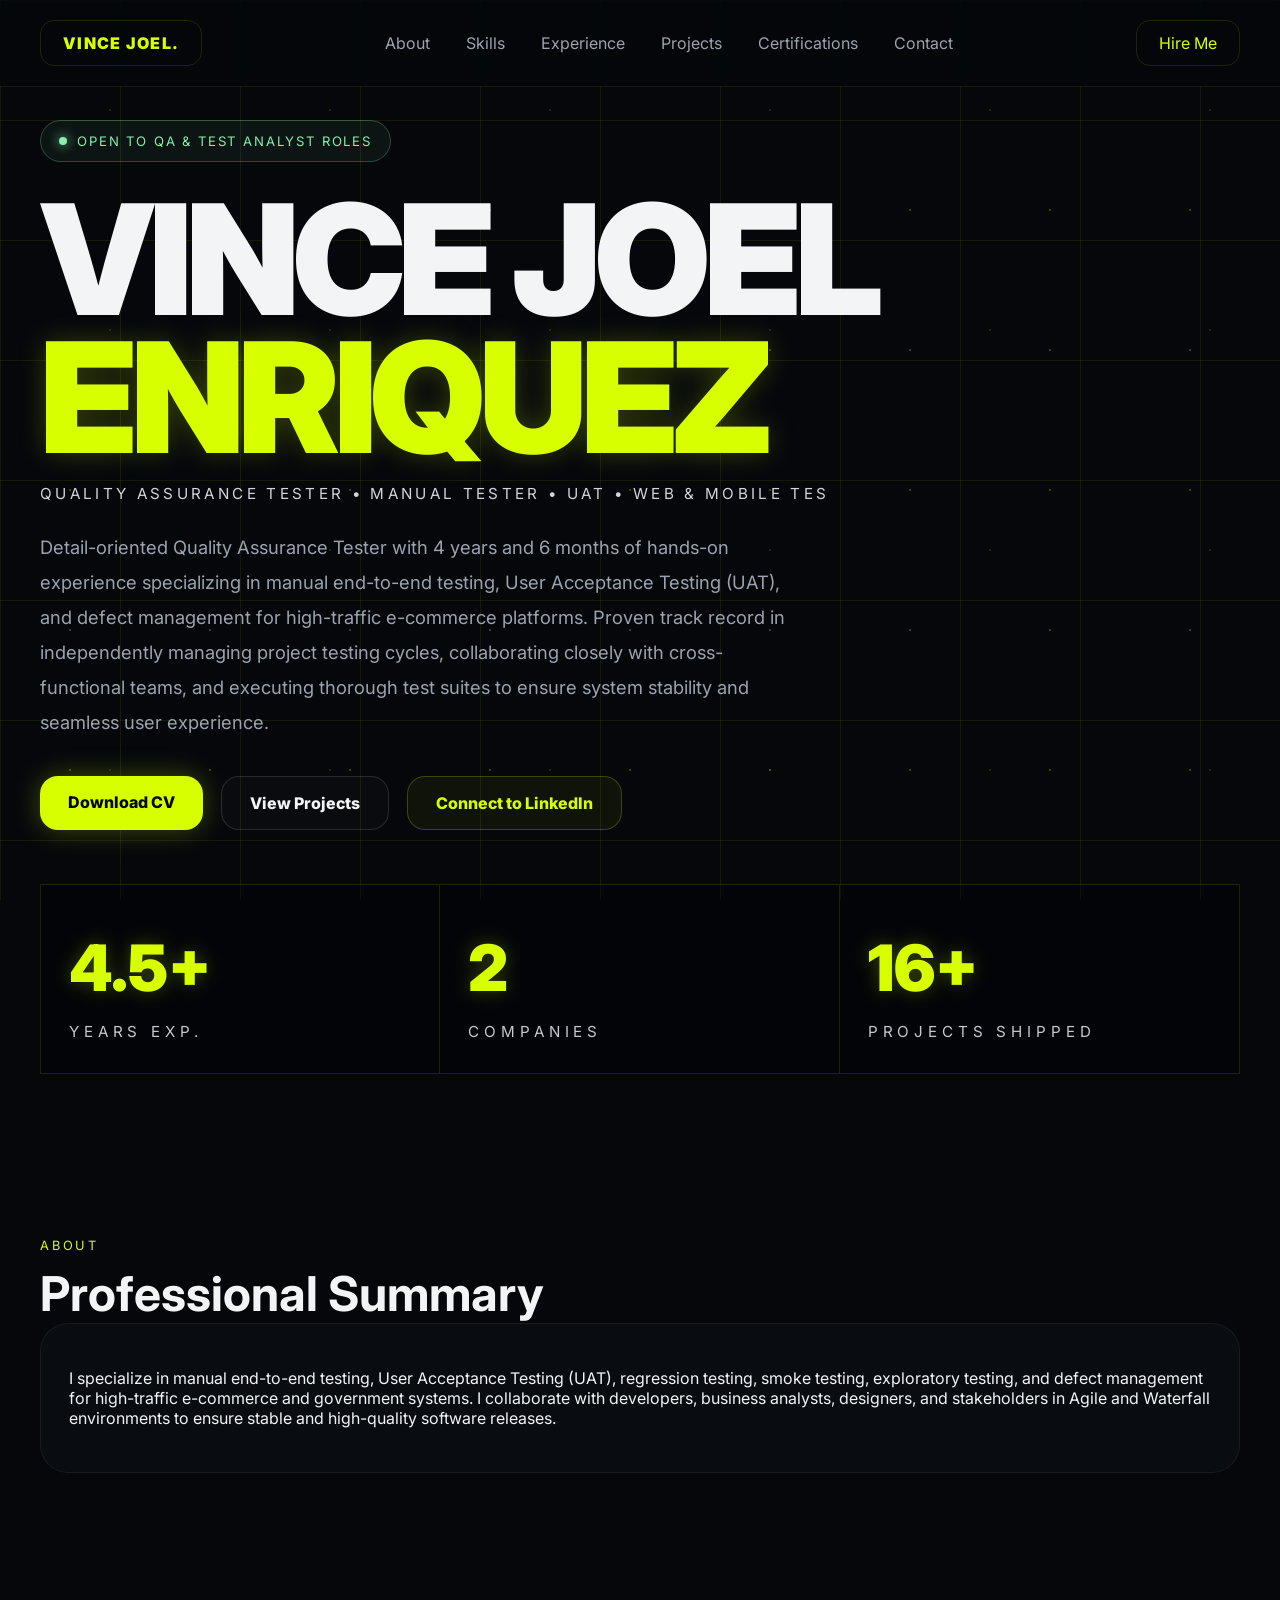
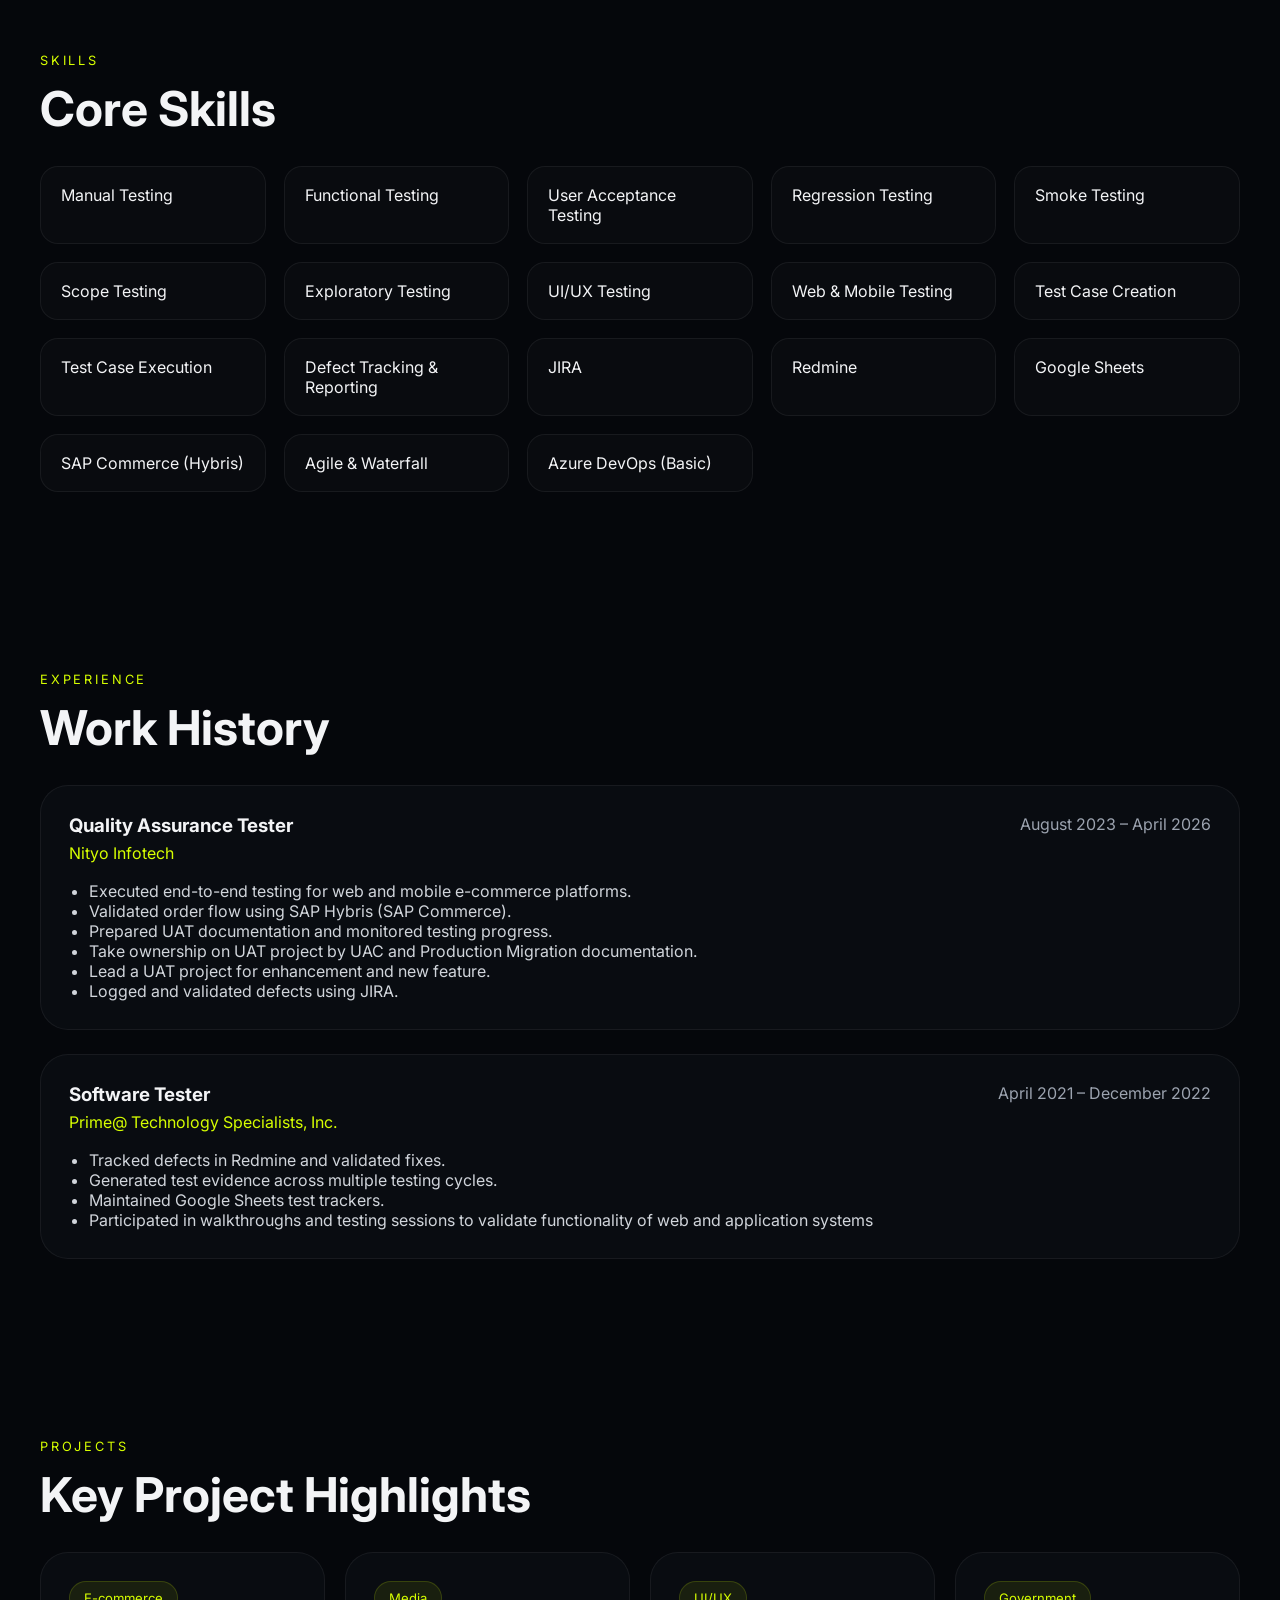
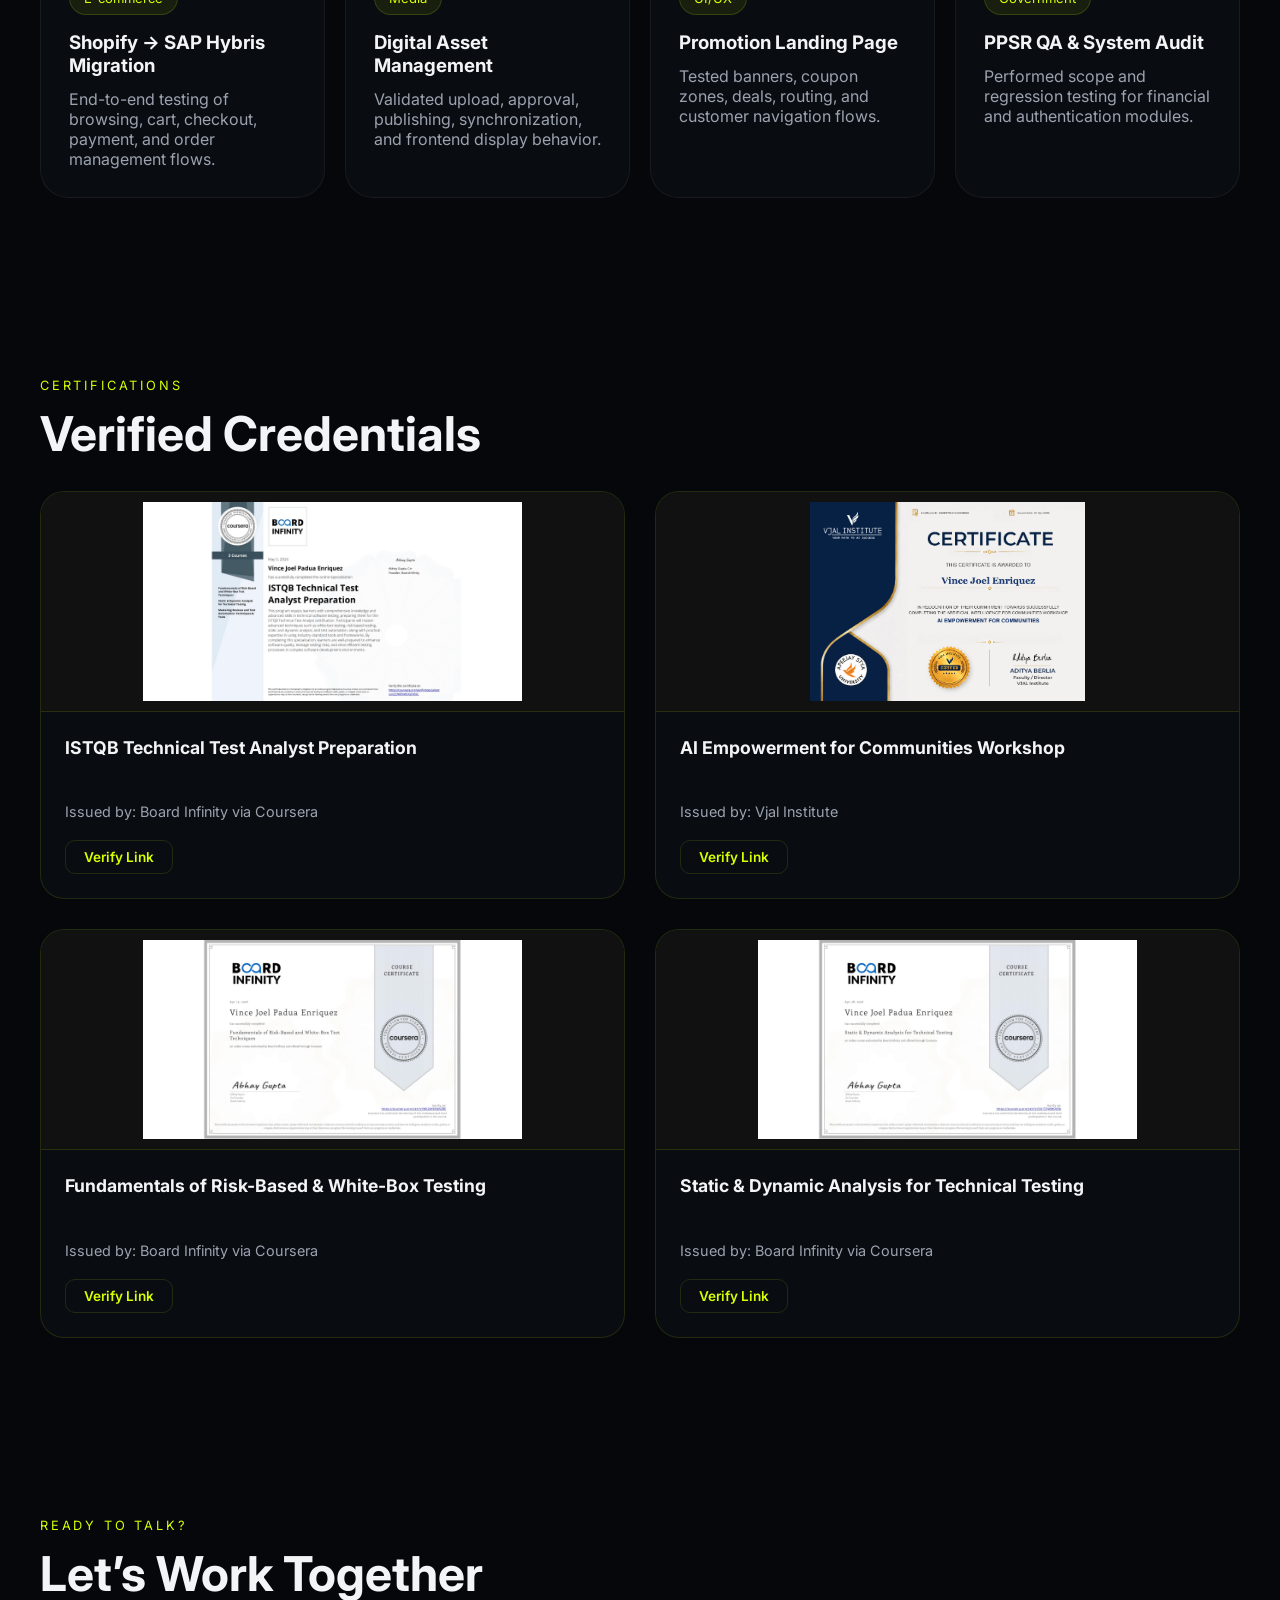
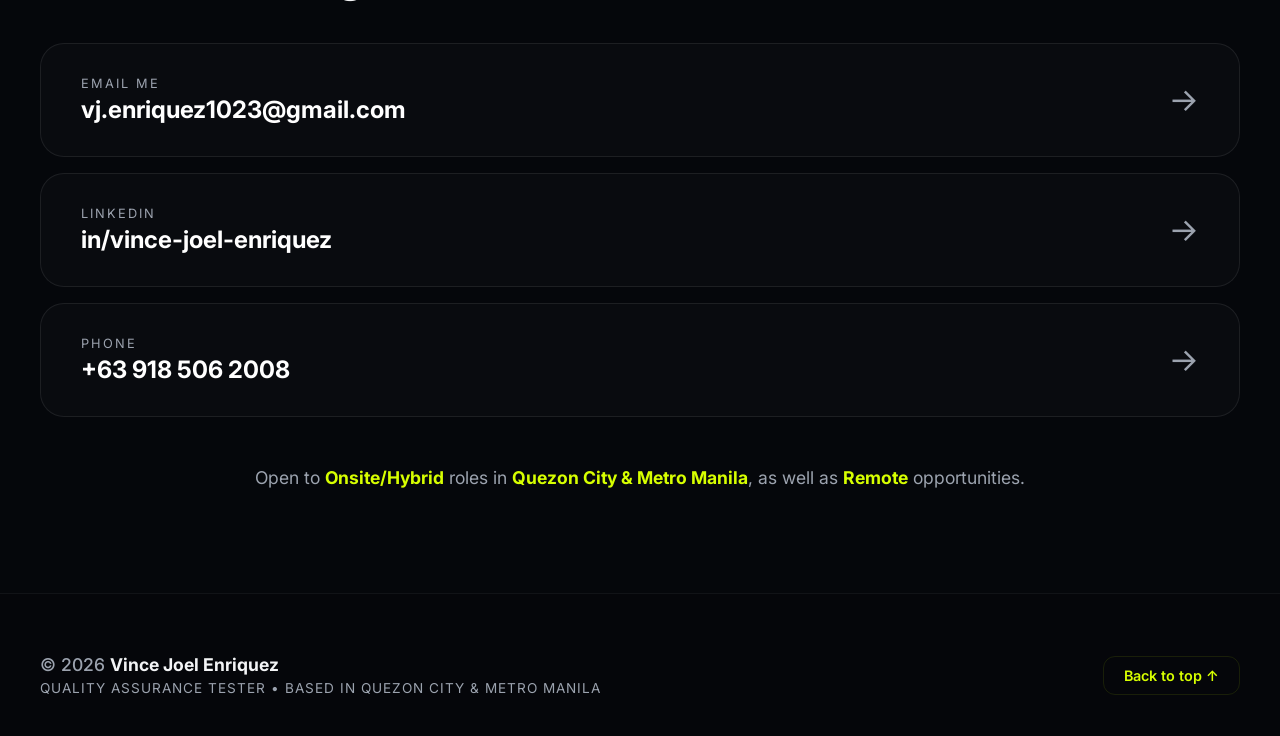
<file: index.html>
<!DOCTYPE html>
<html lang="en">
<head>
  <meta charset="UTF-8">
  <meta name="viewport" content="width=device-width, initial-scale=1.0">
  <title>Vince Joel Enriquez | QA Portfolio</title>
  <link rel="preconnect" href="https://fonts.googleapis.com">
  <link rel="preconnect" href="https://fonts.gstatic.com" crossorigin>
  <link href="https://fonts.googleapis.com/css2?family=Inter:wght@400;500;600;700;800;900&display=swap" rel="stylesheet">
  <link rel="stylesheet" href="style.css">
</head>
<body>
  <div class="grid"></div>
  <div class="particles"></div>

  <header class="header">
    <div class="container nav">
      <a href="#" class="logo">VINCE JOEL.</a>

      <nav>
        <a href="#about">About</a>
        <a href="#skills">Skills</a>
        <a href="#experience">Experience</a>
        <a href="#projects">Projects</a>
        <a href="#certifications">Certifications</a>
        <a href="#contact">Contact</a>
      </nav>

      <a class="hire-btn" href="mailto:vj.enriquez1023@gmail.com" target="_blank">Hire Me</a>
    </div>
  </header>

  <main>
    <section class="hero">
      <div class="container hero-content">
        <div class="status reveal">
          <span class="dot"></span>
          OPEN TO QA & TEST ANALYST ROLES
        </div>

        <h1 class="name reveal">
          VINCE JOEL<br><span>ENRIQUEZ</span>
        </h1>

        <p class="role reveal" id="typing"></p>

        <p class="description reveal">
          Detail-oriented Quality Assurance Tester with 
          4 years and 6 months of hands-on experience specializing in manual end-to-end testing, 
          User Acceptance Testing (UAT), and defect management for high-traffic e-commerce
          platforms. Proven track record in independently managing project testing cycles, 
          collaborating closely with cross-functional teams, and executing thorough test suites to ensure system stability 
          and seamless user experience.
        </p>

        <div class="hero-actions reveal">
          <a class="btn primary" href="Vince_Joel_Enriquez_CV_Updated.pdf" download>Download CV</a>
          <a class="btn secondary" href="#projects">View Projects</a>
          <a class="btn linkedin" href="https://www.linkedin.com/in/vince-joel-enriquez-78a0052a8/" target="_blank">Connect to LinkedIn</a>
        </div>

        <div class="stats reveal">
          <div class="stat-card">
            <div class="stat-number" data-target="4.5">0</div>
            <div class="stat-label">YEARS EXP.</div>
          </div>

          <div class="stat-card">
            <div class="stat-number" data-target="2">0</div>
            <div class="stat-label">COMPANIES</div>
          </div>

          <div class="stat-card">
            <div class="stat-number">16+</div>
            <div class="stat-label">PROJECTS SHIPPED</div>
          </div>
        </div>
      </div>
    </section>

    <section id="about" class="section container reveal">
      <div class="section-title">
        <span>ABOUT</span>
        <h2>Professional Summary</h2>
      </div>

      <div class="card">
        <p>
          I specialize in manual end-to-end testing, User Acceptance Testing (UAT), regression testing,
          smoke testing, exploratory testing, and defect management for high-traffic e-commerce and government systems.
          I collaborate with developers, business analysts, designers, and stakeholders in Agile and Waterfall environments
          to ensure stable and high-quality software releases.
        </p>
      </div>
    </section>

    <section id="skills" class="section container reveal">
      <div class="section-title">
        <span>SKILLS</span>
        <h2>Core Skills</h2>
      </div>

      <div class="skills-grid">
        <div class="skill">Manual Testing</div>
        <div class="skill">Functional Testing</div>
        <div class="skill">User Acceptance Testing</div>
        <div class="skill">Regression Testing</div>
        <div class="skill">Smoke Testing</div>
        <div class="skill">Scope Testing</div>
        <div class="skill">Exploratory Testing</div>
        <div class="skill">UI/UX Testing</div>
        <div class="skill">Web & Mobile Testing</div>
        <div class="skill">Test Case Creation</div>
        <div class="skill">Test Case Execution</div>
        <div class="skill">Defect Tracking & Reporting</div>
        <div class="skill">JIRA</div>
        <div class="skill">Redmine</div>
        <div class="skill">Google Sheets</div>
        <div class="skill">SAP Commerce (Hybris)</div>
        <div class="skill">Agile & Waterfall</div>
        <div class="skill">Azure DevOps (Basic)</div>
      </div>
    </section>

    <section id="experience" class="section container reveal">
      <div class="section-title">
        <span>EXPERIENCE</span>
        <h2>Work History</h2>
      </div>

      <div class="timeline">
        <div class="timeline-item card">
          <div class="timeline-head">
            <div>
              <h3>Quality Assurance Tester</h3>
              <p>Nityo Infotech</p>
            </div>
            <span>August 2023 – April 2026</span>
          </div>

          <ul>
            <li>Executed end-to-end testing for web and mobile e-commerce platforms.</li>
            <li>Validated order flow using SAP Hybris (SAP Commerce).</li>
            <li>Prepared UAT documentation and monitored testing progress.</li>
            <li>Take ownership on UAT project by UAC and Production Migration documentation.</li>
            <li>Lead a UAT project for enhancement and new feature.</li>
            <li>Logged and validated defects using JIRA.</li>
          </ul>
        </div>

        <div class="timeline-item card">
          <div class="timeline-head">
            <div>
              <h3>Software Tester</h3>
              <p>Prime@ Technology Specialists, Inc.</p>
            </div>
            <span>April 2021 – December 2022</span>
          </div>

          <ul>
            <li>Tracked defects in Redmine and validated fixes.</li>
            <li>Generated test evidence across multiple testing cycles.</li>
            <li>Maintained Google Sheets test trackers.</li>
            <li>Participated in walkthroughs and testing sessions to validate functionality of web and application systems</li>
          </ul>
        </div>
      </div>
    </section>

    <section id="projects" class="section container reveal">
      <div class="section-title">
        <span>PROJECTS</span>
        <h2>Key Project Highlights</h2>
      </div>

      <div class="projects-grid">
        <div class="project card">
          <span class="tag">E-commerce</span>
          <h3>Shopify → SAP Hybris Migration</h3>
          <p>End-to-end testing of browsing, cart, checkout, payment, and order management flows.</p>
        </div>

        <div class="project card">
          <span class="tag">Media</span>
          <h3>Digital Asset Management</h3>
          <p>Validated upload, approval, publishing, synchronization, and frontend display behavior.</p>
        </div>

        <div class="project card">
          <span class="tag">UI/UX</span>
          <h3>Promotion Landing Page</h3>
          <p>Tested banners, coupon zones, deals, routing, and customer navigation flows.</p>
        </div>

        <div class="project card">
          <span class="tag">Government</span>
          <h3>PPSR QA & System Audit</h3>
          <p>Performed scope and regression testing for financial and authentication modules.</p>
        </div>
      </div>
    </section>

    <section id="certifications" class="section container reveal">
  <div class="section-title">
    <span>CERTIFICATIONS</span>
    <h2>Verified Credentials</h2>
  </div>

  <!-- Isang main grid lang dapat para sa lahat ng cards -->
  <div class="cert-grid">
    
    <!-- Certificate 1: Specialization -->
    <div class="cert-card">
      <div class="cert-img-container">
        <img src="ZQWPXWQGHHXC.jpeg" alt="ISTQB Specialization">
      </div>
      <div class="cert-info">
        <h3>ISTQB Technical Test Analyst Preparation</h3>
        <p>Issued by: Board Infinity via Coursera</p>
        <a href="https://www.coursera.org/account/accomplishments/specialization/ZQWPXWQGHHXC" target="_blank" class="verify-btn">Verify Link</a>
      </div>
    </div>

    <!-- Certificate 2: AI Workshop -->
    <div class="cert-card">
      <div class="cert-img-container">
        <img src="6528479624262649535.png" alt="AI Workshop">
      </div>
      <div class="cert-info">
        <h3>AI Empowerment for Communities Workshop</h3>
        <p>Issued by: Vjal Institute</p>
        <a href="https://cert.vjal.ai/certificate/?uid=6528479624262649535" target="_blank" class="verify-btn">Verify Link</a>
      </div>
    </div>

    <!-- Certificate 3: Risk-Based Testing -->
    <div class="cert-card">
      <div class="cert-img-container">
        <img src="WK2AY6KM5ZBE.jpeg" alt="Risk-Based Testing">
      </div>
      <div class="cert-info">
        <h3>Fundamentals of Risk-Based & White-Box Testing</h3>
        <p>Issued by: Board Infinity via Coursera</p>
        <a href="https://www.coursera.org/account/accomplishments/verify/WK2AY6KM5ZBE" target="_blank" class="verify-btn">Verify Link</a>
      </div>
    </div>

    <!-- Certificate 4: Static & Dynamic Analysis -->
    <div class="cert-card">
      <div class="cert-img-container">
        <img src="OX1TQJAWQAYA.jpeg" alt="Static & Dynamic Analysis">
      </div>
      <div class="cert-info">
        <h3>Static & Dynamic Analysis for Technical Testing</h3>
        <p>Issued by: Board Infinity via Coursera</p>
        <a href="https://www.coursera.org/account/accomplishments/verify/OX1TQJAWQAYA" target="_blank" class="verify-btn">Verify Link</a>
      </div>
    </div>

  </div> <!-- End of cert-grid -->
</section>

    <section id="contact" class="section container reveal">
  <div class="section-title">
    <span>READY TO TALK?</span>
    <h2>Let’s Work Together</h2>
  </div>

  <div class="contact-grid-modern">
    <!-- Email -->
    <a href="mailto:vj.enriquez1023@gmail.com" class="contact-box">
      <div class="contact-box-content">
        <span class="contact-label">Email Me</span>
        <span class="contact-value">vj.enriquez1023@gmail.com</span>
      </div>
      <div class="contact-arrow">→</div>
    </a>

    <!-- LinkedIn -->
    <a href="https://www.linkedin.com/in/vince-joel-enriquez-78a0052a8/" target="_blank" class="contact-box">
      <div class="contact-box-content">
        <span class="contact-label">LinkedIn</span>
        <span class="contact-value">in/vince-joel-enriquez</span>
      </div>
      <div class="contact-arrow">→</div>
    </a>

    <!-- Phone -->
    <a href="tel:+639185062008" class="contact-box">
      <div class="contact-box-content">
        <span class="contact-label">Phone</span>
        <span class="contact-value">+63 918 506 2008</span>
      </div>
      <div class="contact-arrow">→</div>
    </a>
  </div>

  <!-- Final Statement -->
  <div class="contact-footer-text">
    <p>
     Open to <strong>Onsite/Hybrid</strong> roles in <strong>Quezon City & Metro Manila</strong>, 
    as well as <strong>Remote</strong> opportunities.
    </p>
  </div>
</section>
  </main>

  <footer class="footer">
  <div class="container footer-content">
    <div class="footer-left">
      <p class="copyright">© 2026 <span>Vince Joel Enriquez</span></p>
      <p class="footer-subtext">Quality Assurance Tester • Based in Quezon City & Metro Manila</p>
    </div>
    
    <div class="footer-right">
      <a href="#" class="back-to-top">Back to top ↑</a>
    </div>
  </div>
</footer>

  <script src="script.js"></script>
</body>
</html>
</file>
<file: style.css>
:root{
  --bg:#05070b;
  --panel:#0b0f14;
  --line:rgba(215,255,0,.12);
  --text:#f3f4f6;
  --muted:#9ca3af;
  --accent:#d7ff00;
  --accent-glow:rgba(215,255,0,.35);
}

*{box-sizing:border-box}
html{scroll-behavior:smooth}

body{
  margin:0;
  font-family:Inter,system-ui,sans-serif;
  background:var(--bg);
  color:var(--text);
  overflow-x:hidden;
}

.grid{
  position:fixed;
  inset:0;
  background-image:
    linear-gradient(rgba(215,255,0,.08) 1px, transparent 1px),
    linear-gradient(90deg, rgba(215,255,0,.08) 1px, transparent 1px);
  background-size:120px 120px;
  z-index:-3;
}

.particles::before,
.particles::after{
  content:"";
  position:fixed;
  inset:0;
  background-image:radial-gradient(var(--accent) 1px, transparent 1px);
  background-size:140px 140px;
  opacity:.25;
  animation:float 20s linear infinite;
  z-index:-2;
}

.particles::after{
  background-size:220px 220px;
  opacity:.12;
  animation-duration:32s;
}

@keyframes float{
  from{transform:translateY(0)}
  to{transform:translateY(-120px)}
}

.container{width:min(1200px, calc(100% - 48px));margin:0 auto}

.header{
  position:fixed;top:0;width:100%;z-index:20;
  backdrop-filter:blur(10px);
  background:rgba(5,7,11,.75);
  border-bottom:1px solid rgba(215,255,0,.08);
}

.nav{display:flex;align-items:center;justify-content:space-between;padding:20px 0}

.logo {
  
  color: var(--accent);
  font-weight: 900;
  letter-spacing: .08em;
  text-transform: uppercase;
  
 
  display: inline-block;
  padding: 12px 22px;
  border: 1px solid var(--line);
  border-radius: 14px;
  text-decoration: none;
  transition: .25s ease;
}


.logo:hover {
  box-shadow: 0 0 24px var(--accent-glow);
  color: var(--accent);
}

nav{display:flex;gap:36px}

nav a{color:var(--muted);text-decoration:none;transition:.25s ease}

nav a:hover{color:var(--text)}

.hire-btn{
  padding:12px 22px;border:1px solid var(--line);
  border-radius:14px;color:var(--accent);
  text-decoration:none;transition:.25s ease;
}

.hire-btn:hover{box-shadow:0 0 24px var(--accent-glow)}

.hero{
  min-height:100vh;display:flex;align-items:center;
  padding:120px 0 72px;
}

.status{
  display:inline-flex;align-items:center;gap:10px;
  padding:12px 18px;border:1px solid rgba(134,239,172,.25);
  border-radius:999px;color:#86efac;letter-spacing:.14em;
  font-size:.82rem;background:rgba(134,239,172,.06);
}

.dot{
  width:8px;height:8px;border-radius:50%;
  background:#86efac;box-shadow:0 0 12px #86efac;
}

.name{
  margin:28px 0 18px;
  font-size:clamp(4rem,12vw,10rem);
  line-height:.9;letter-spacing:-.04em;
  font-weight:900;
}

.name span{
  color:var(--accent);
  text-shadow:0 0 28px rgba(215,255,0,.22);
}

.role{
  color:#d1d5db;letter-spacing:.22em;
  text-transform:uppercase;font-size:.95rem;
  margin-bottom:22px;min-height:24px;
}

.description{
  max-width:760px;color:var(--muted);
  font-size:1.15rem;line-height:1.9;
}

.hero-actions{
  display:flex;gap:18px;margin:36px 0 54px;flex-wrap:wrap;
}

.btn{
  padding:16px 28px;border-radius:18px;
  text-decoration:none;font-weight:800;
  transition:.25s ease;
}

.btn.primary{
  background:var(--accent);color:#05070b;
  box-shadow:0 0 28px rgba(215,255,0,.28);
}

.btn.primary:hover{transform:translateY(-3px)}

.btn.secondary{
  border:1px solid rgba(255,255,255,.12);
  color:var(--text);background:rgba(255,255,255,.02);
}

.btn.linkedin{
  border:1px solid rgba(215,255,0,.22);
  color:var(--accent);background:rgba(215,255,0,.05);
}

.stats{
  display:grid;grid-template-columns:repeat(3,1fr);
  border:1px solid var(--line);
  background:rgba(0,0,0,.35);overflow:hidden;
}

.stat-card{
  padding:44px 28px 32px;
  border-right:1px solid var(--line);
}

.stat-card:last-child{border-right:none}

.stat-number{
  font-size:4rem;font-weight:900;
  color:var(--accent);margin-bottom:16px;
  text-shadow:0 0 18px rgba(215,255,0,.25);
}

.stat-label{
  color:#c4c8d0;letter-spacing:.32em;
  text-transform:uppercase;font-size:.95rem;
}

.section{padding:88px 0}

.section-title span{
  color:var(--accent);letter-spacing:.22em;
  font-size:.8rem;text-transform:uppercase;
}

.section-title h2{
  font-size:clamp(2rem,4vw,3rem);
  margin:10px 0 0;
}

.card{
  background:rgba(11,15,20,.75);
  border:1px solid rgba(255,255,255,.06);
  border-radius:28px;padding:28px;
  transition:.3s ease;
}

.card:hover{
  transform:translateY(-6px);
  border-color:rgba(215,255,0,.18);
  box-shadow:0 0 36px rgba(215,255,0,.08);
}

.skills-grid{
  display:grid;grid-template-columns:repeat(auto-fit,minmax(220px,1fr));
  gap:18px;margin-top:28px;
}

.skill{
  padding:18px 20px;border-radius:18px;
  background:rgba(255,255,255,.02);
  border:1px solid rgba(255,255,255,.06);
  transition:.25s ease;
}

.skill:hover{
  color:var(--accent);
  border-color:rgba(215,255,0,.2);
}

.timeline{
  display:grid;gap:24px;margin-top:28px;
}

.timeline-head{
  display:flex;justify-content:space-between;
  gap:16px;flex-wrap:wrap;margin-bottom:18px;
}

.timeline-head h3{margin:0 0 6px}

.timeline-head p{margin:0;color:var(--accent)}

.timeline-head span{color:var(--muted)}

.timeline ul{
  margin:0;padding-left:20px;color:#d1d5db;
}

.projects-grid{
  display:grid;grid-template-columns:repeat(auto-fit,minmax(260px,1fr));
  gap:20px;margin-top:28px;
}

.tag{
  display:inline-block;padding:8px 14px;border-radius:999px;
  background:rgba(215,255,0,.08);
  border:1px solid rgba(215,255,0,.16);
  color:var(--accent);font-size:.82rem;margin-bottom:16px;
}

.project h3{margin:0 0 12px}

.project p{margin:0;color:var(--muted)}

.contact-grid-modern {
  display: grid;
  gap: 16px;
  margin-top: 40px;
}

.contact-box {
  display: flex;
  justify-content: space-between;
  align-items: center;
  padding: 32px 40px;
  background: rgba(255, 255, 255, 0.02);
  border: 1px solid rgba(255, 255, 255, 0.08);
  border-radius: 24px;
  text-decoration: none;
  transition: all 0.4s cubic-bezier(0.4, 0, 0.2, 1);
}

.contact-box-content {
  display: flex;
  flex-direction: column;
  gap: 4px;
}

.contact-label {
  font-size: 0.8rem;
  text-transform: uppercase;
  letter-spacing: 2px;
  color: var(--muted);
}

.contact-value {
  font-size: 1.5rem;
  font-weight: 700;
  color: #fff;
  transition: 0.3s;
}

.contact-arrow {
  font-size: 2rem;
  color: var(--muted);
  transition: 0.4s;
  transform: translateX(0);
}

/* Hover Effects */
.contact-box:hover {
  background: rgba(215, 255, 0, 0.03);
  border-color: var(--accent);
  transform: scale(1.01);
  box-shadow: 0 20px 40px rgba(0,0,0,0.3);
}

.contact-box:hover .contact-value {
  color: var(--accent);
  text-shadow: 0 0 15px var(--accent-glow);
}

.contact-box:hover .contact-arrow {
  color: var(--accent);
  transform: translateX(10px);
}

.contact-footer-text {
  margin-top: 50px;
  text-align: center;
  color: var(--muted);
  font-size: 1.1rem;
}

.contact-footer-text strong {
  color: var(--accent);
}


.footer {
  padding: 60px 0 40px;
  border-top: 1px solid rgba(255, 255, 255, 0.05);
  background: rgba(5, 7, 11, 0.8);
}

.footer-content {
  display: flex;
  justify-content: space-between;
  align-items: center;
  gap: 20px;
}

.copyright {
  font-size: 1.1rem;
  font-weight: 500;
  margin: 0;
  color: var(--muted);
}

.copyright span {
  color: var(--text);
  font-weight: 700;
}

.footer-subtext {
  font-size: 0.85rem;
  color: var(--muted);
  margin: 5px 0 0;
  letter-spacing: 1px;
  text-transform: uppercase;
}

.back-to-top {
  color: var(--accent);
  text-decoration: none;
  font-size: 0.9rem;
  font-weight: 600;
  transition: 0.3s;
  padding: 10px 20px;
  border: 1px solid rgba(215, 255, 0, 0.1);
  border-radius: 12px;
}

.back-to-top:hover {
  background: rgba(215, 255, 0, 0.05);
  box-shadow: 0 0 20px var(--accent-glow);
  transform: translateY(-3px);
}


.reveal{
  opacity:0;transform:translateY(28px);
  transition:all .8s ease;
}

.reveal.active{
  opacity:1;transform:translateY(0);
}

.cert-grid {
  display: grid;
  /* Ito ang mag-fo-force sa kanya na maging 2 columns lang sa desktop */
  grid-template-columns: repeat(2, 1fr); 
  gap: 30px;
  margin-top: 28px;
}

.cert-card {
  background: rgba(11, 15, 20, 0.75);
  border: 1px solid var(--line);
  border-radius: 24px;
  overflow: hidden;
  transition: .3s ease;
}

.cert-img-container {
  width: 100%;
  height: 220px; /* Dagdagan natin konti ang height */
  overflow: hidden;
  border-bottom: 1px solid var(--line);
  background: #111; /* Para may placeholder habang naglo-load */
}

.cert-img-container img {
  width: 100%;
  height: 100%;
  object-fit: contain; /* Pinalitan ko ng 'contain' para hindi maputol ang text sa certificates */
  padding: 10px; /* Kaunting space sa paligid */
  transition: .5s ease;
}

.cert-info {
  padding: 24px;
}

.cert-info h3 {
  margin: 0 0 8px;
  font-size: 1.1rem; /* Mas maliit konti para kumasya yung mahabang titles */
  line-height: 1.4;
  min-height: 3em; /* Para pantay-pantay ang height ng text boxes */
}

.cert-info p {
  color: var(--muted);
  font-size: 0.9rem;
  margin-bottom: 20px;
}

/* Hover Effects */
.cert-card:hover {
  transform: translateY(-8px);
  border-color: var(--accent);
  box-shadow: 0 0 30px var(--accent-glow);
}

.cert-card:hover img {
  transform: scale(1.1); /* Zoom effect sa picture */
}

/* Verify Button - similar style sa logo mo pero maliit */
.verify-btn {
  display: inline-block;
  padding: 8px 18px;
  border: 1px solid var(--line);
  border-radius: 10px;
  color: var(--accent);
  text-decoration: none;
  font-size: 0.85rem;
  font-weight: 600;
  transition: .25s ease;
}

.verify-btn:hover {
  background: var(--accent);
  color: #05070b;
  box-shadow: 0 0 15px var(--accent-glow);
}

@media (max-width:900px){
  nav{display:none}
  .stats{grid-template-columns:1fr}
  .stat-card{
    border-right:none;
    border-bottom:1px solid var(--line);
  }
  .stat-card:last-child{border-bottom:none}
}

@media (max-width:560px){
  .container{width:min(100% - 28px, 1200px)}
  .hero-actions{flex-direction:column}
  .btn,.hire-btn{width:100%;text-align:center}
}
/* Mobile responsive */
@media (max-width: 600px) {
  .contact-box {
    padding: 24px;
  }
  .contact-value {
    font-size: 1.1rem;
  }
  .contact-arrow {
    display: none; /* Tanggalin ang arrow sa sobrang liit na screen para malinis */
  }
}
/* Mobile Responsive Footer */
@media (max-width: 600px) {
  .footer-content {
    flex-direction: column;
    text-align: center;
  }
  .footer-right {
    margin-top: 20px;
  }
}
</file>
